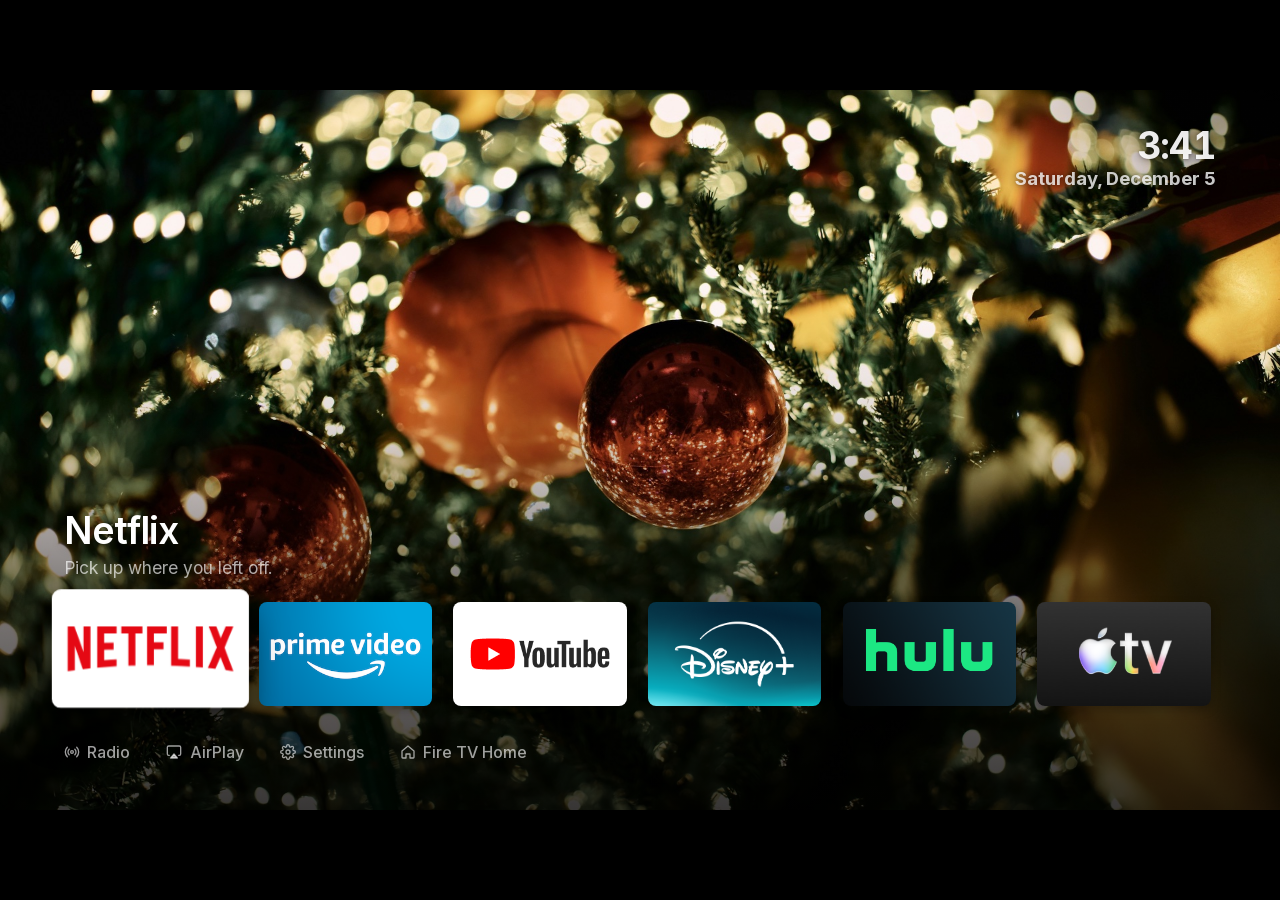
<file: launcher/web-backup-2026-11-21/index.html>
<!doctype html>
<html lang="en">
<head>
<meta charset="utf-8">
<meta name="viewport" content="width=device-width, initial-scale=1">
<title>Home</title>
<link rel="stylesheet" href="app.css">
</head>
<body>
  <div class="stage" id="stage">
    <div class="bg" id="bg"></div>
    <div class="scrim"></div>

    <!-- Birthday etc. (OCCASIONS in app.js). Stays visible in ambient mode. -->
    <div class="occasion" id="occasion"></div>

    <!-- Stays visible in ambient mode -->
    <div class="topbar">
      <div class="now" id="now"><span class="bars"><i></i><i></i><i></i></span><span id="nowText"></span></div>
      <div class="datetime">
        <div class="clock" id="clock"></div>
        <div class="date" id="date"></div>
        <div class="weather" id="weather"><span class="wx-icon" id="wxIcon"></span><span id="wxText"></span></div>
      </div>
    </div>

    <div class="ui" id="ui">
      <section class="info" id="info">
        <h1 class="info-name" id="infoName"></h1>
        <p class="info-line" id="infoLine"></p>
      </section>
      <nav class="tiles" id="tiles"></nav>
      <nav class="stations"><div class="station-track" id="stationTrack"></div></nav>
      <nav class="pills" id="pills"></nav>
    </div>

    <div class="toast" id="toast"></div>
  </div>
  <script src="app.js"></script>
</body>
</html>
</file>
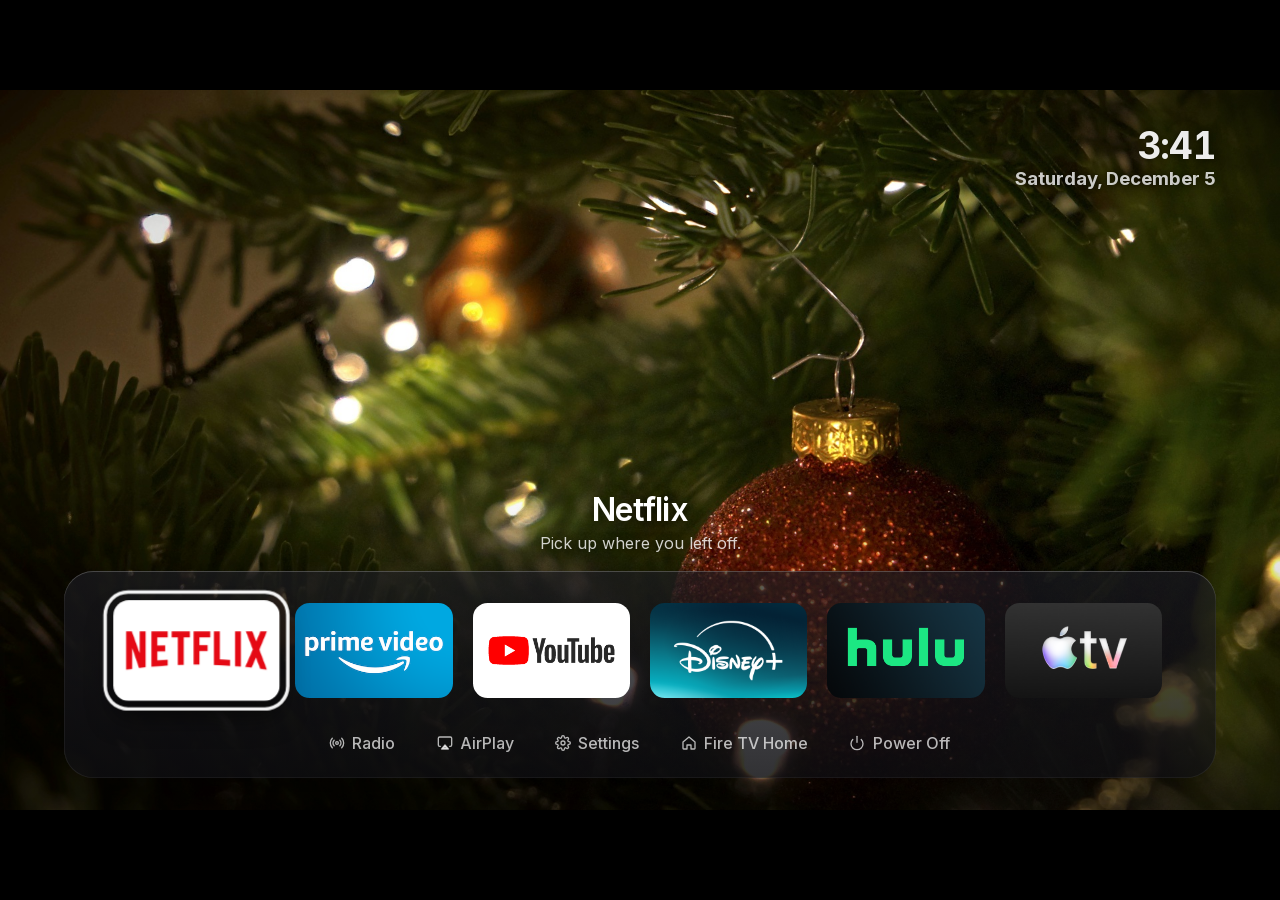
<file: launcher/web/index.html>
<!doctype html>
<html lang="en">
<head>
<meta charset="utf-8">
<meta name="viewport" content="width=device-width, initial-scale=1">
<title>Home</title>
<link rel="stylesheet" href="app.css">
</head>
<body>
  <div class="stage" id="stage">
    <div class="bg" id="bg"></div>
    <div class="scrim"></div>

    <!-- Birthday etc. (OCCASIONS in app.js) -->
    <div class="occasion" id="occasion"></div>

    <div class="topbar">
      <div class="now" id="now"><span class="bars"><i></i><i></i><i></i></span><span id="nowText"></span></div>
      <div class="datetime">
        <div class="clock" id="clock"></div>
        <div class="date" id="date"></div>
        <div class="weather" id="weather"><span class="wx-icon" id="wxIcon"></span><span id="wxText"></span></div>
      </div>
    </div>

    <div class="ui" id="ui">
      <section class="info" id="info">
        <h1 class="info-name" id="infoName"></h1>
        <p class="info-line" id="infoLine"></p>
      </section>
      <nav class="tiles" id="tiles"></nav>
      <nav class="stations"><div class="station-track" id="stationTrack"></div></nav>
      <nav class="pills" id="pills"></nav>
    </div>

    <div class="toast" id="toast"></div>
  </div>
  <script src="app.js"></script>
</body>
</html>
</file>
<file: launcher/web-backup-2026-11-21/app.css>
/* Laid out on a 1920x1080 canvas: 1rem = 10 canvas px, scaled to fit any window.
   Margins: 5% each side (Fire TV overscan-safe), 60 top/bottom (tvOS). */
@font-face {
  font-family: "Inter";
  src: url("fonts/inter-latin.woff2") format("woff2");
  font-weight: 400 700;
  font-display: block;
}

:root {
  --side: 9.6rem;
  --ease-focus: cubic-bezier(.2, .9, .25, 1);   /* quick out, soft settle */
  --ease-calm: cubic-bezier(.45, 0, .2, 1);     /* slow in-out for the whole scene */
  font-size: min(calc(100vw / 192), calc(100vh / 108));
  color-scheme: dark;
}

* { box-sizing: border-box; }

html, body {
  margin: 0;
  height: 100%;
  background: #000;
  overflow: hidden;
  cursor: none;
}

body {
  display: grid;
  place-items: center;
  font-family: "Inter", -apple-system, "SF Pro Display", "Helvetica Neue", Arial, sans-serif;
  color: #fff;
  -webkit-font-smoothing: antialiased;
  user-select: none;
}

.stage {
  position: relative;
  width: 192rem;
  height: 108rem;
  overflow: hidden;
  background: #000;
}

/* ── Photo: one HD background for the month, set from JS (1920x1080 = the TV's UI
   resolution, so 1:1 pixels) ── */
.bg {
  position: absolute;
  inset: 0;
  background: #000 center / cover no-repeat;
}

/* Only as much shade as the text needs: a low fade under the UI, nothing up top. */
.scrim {
  position: absolute;
  inset: 0;
  background:
    linear-gradient(to top, rgba(0,0,0,.78) 0%, rgba(0,0,0,.5) 30%, rgba(0,0,0,.1) 55%, rgba(0,0,0,0) 68%),
    radial-gradient(64rem 30rem at 100% 0%, rgba(0,0,0,.55), rgba(0,0,0,.2) 45%, rgba(0,0,0,0) 72%);   /* clock + date */
  transition: opacity 1600ms var(--ease-calm);
  pointer-events: none;
}
.ambient .scrim { opacity: .35; }

/* ── Occasion message (birthdays): big, top-left, opposite the clock; stays in ambient ── */
.occasion {
  position: absolute;
  left: var(--side);
  top: 6rem;
  max-width: 110rem;           /* long names wrap to a second line, clear of the clock */
  font-size: 8.8rem;
  font-weight: 700;
  line-height: 1.02;
  letter-spacing: -0.03em;
  color: #fff;
  text-shadow: 0 .4rem 3.2rem rgba(0,0,0,.55), 0 0 .8rem rgba(0,0,0,.35);
  opacity: 0;
  transform: translateY(1.2rem);
  transition: opacity 1200ms var(--ease-calm), transform 1400ms var(--ease-focus);
  pointer-events: none;
  isolation: isolate;          /* keeps the glow below behind the text, not behind the photo */
}
/* Soft shade behind the message so it reads over bright photos (Christmas lights, snow). */
.occasion::before {
  content: "";
  position: absolute;
  inset: -10rem -16rem -12rem -14rem;
  z-index: -1;
  background: radial-gradient(closest-side, rgba(0,0,0,.42), rgba(0,0,0,.18) 60%, rgba(0,0,0,0));
}
.occasion.show { opacity: 1; transform: none; }

/* ── Top bar: now playing + clock, the things that stay in ambient ── */
.topbar {
  position: absolute;
  top: 5.4rem;
  right: var(--side);
  display: flex;
  align-items: flex-start;
  gap: 2.4rem;
  text-shadow: 0 .2rem 1.6rem rgba(0,0,0,.55), 0 0 .5rem rgba(0,0,0,.35);   /* readable over bright photos */
}
.datetime {
  display: flex;
  flex-direction: column;
  align-items: flex-end;
}
.clock {
  font-size: 5.6rem;
  font-weight: 700;
  line-height: 1.05;
  letter-spacing: -0.02em;
  font-variant-numeric: tabular-nums;
  color: rgba(255,255,255,.92);
}
.date {
  margin-top: .3rem;
  font-size: 2.8rem;
  font-weight: 700;
  color: rgba(255,255,255,.78);
}
.weather {
  display: flex;
  align-items: center;
  gap: 1rem;
  margin-top: .5rem;
  font-size: 2.6rem;
  font-weight: 700;
  color: rgba(255,255,255,.78);
  opacity: 0;
  transition: opacity 600ms var(--ease-calm);
}
.weather.show { opacity: 1; }
.wx-icon { display: flex; }
.wx-icon svg { width: 3rem; height: 3rem; filter: drop-shadow(0 .2rem .8rem rgba(0,0,0,.45)); }

.now {
  display: flex;
  margin-top: 1.8rem;        /* centre on the time, not the time+date block */
  align-items: center;
  gap: 1.2rem;
  font-size: 2.4rem;
  font-weight: 500;
  color: rgba(255,255,255,.78);
  opacity: 0;
  transform: translateX(1rem);
  transition: opacity 400ms var(--ease-calm), transform 400ms var(--ease-focus);
}
.now.show { opacity: 1; transform: none; }
.now.loading .bars, .now.error .bars { opacity: .4; }

/* Static "playing" glyph: three bars. Deliberately not animated (an endless
   animation would keep this chip re-rendering at 60 fps). */
.bars {
  display: inline-flex;
  align-items: flex-end;
  gap: .3rem;
  height: 2rem;
}
.bars i {
  width: .45rem;
  border-radius: .2rem;
  background: currentColor;
}
.bars i:nth-child(1) { height: 45%; }
.bars i:nth-child(2) { height: 100%; }
.bars i:nth-child(3) { height: 70%; }

/* ── Everything else fades away together when idle ── */
.ui {
  position: absolute;   /* full-stage box, so children keep their stage offsets */
  inset: 0;
  transition: opacity 1200ms var(--ease-calm), transform 1400ms var(--ease-calm);
}
.ambient .ui {
  opacity: 0;
  transform: translateY(2.4rem);
}

/* ── Name + one line ── */
.info {
  position: absolute;
  left: var(--side);
  bottom: 34.6rem;
  transition: opacity 200ms var(--ease-calm), transform 360ms var(--ease-focus);
}
.info.swap { opacity: 0; transform: translateY(.6rem); transition-duration: 120ms; }
.info-name {
  margin: 0;
  font-size: 5.6rem;
  font-weight: 600;
  letter-spacing: -0.022em;
  line-height: 1.05;
  text-shadow: 0 .3rem 2rem rgba(0,0,0,.3);
}
.info-line {
  margin: 1rem 0 0;
  font-size: 2.6rem;
  font-weight: 400;
  color: rgba(255,255,255,.66);
  line-height: 1.3;
}

/* ── App tiles ── */
.tiles {
  position: absolute;
  left: var(--side);
  bottom: 15.6rem;
  display: flex;
  gap: 3.2rem;
  perspective: 120rem;
}
.tile {
  position: relative;
  width: 26rem;
  height: 15.6rem;             /* 5:3, the tvOS app-icon shape */
  border-radius: 1.2rem;
  transform: translateZ(0);
  transition: transform 300ms var(--ease-focus);
  box-shadow: 0 .6rem 1.4rem rgba(0,0,0,.28);
}
/* Deep focus shadow, pre-rendered and only faded in/out (animating box-shadow repaints). */
.tile::after {
  content: "";
  position: absolute;
  inset: 0;
  z-index: -1;
  border-radius: inherit;
  box-shadow: 0 3rem 4.6rem rgba(0,0,0,.55);
  opacity: 0;
  transition: opacity 300ms var(--ease-focus);
}
.tile-art {
  position: absolute;
  inset: 0;
  border-radius: inherit;
  overflow: hidden;
  background: #1a1a1a center / cover no-repeat;
}
/* Light passing across the focused tile. */
.tile-art::after {
  content: "";
  position: absolute;
  inset: -40%;
  background: linear-gradient(115deg, rgba(255,255,255,0) 42%, rgba(255,255,255,.18) 50%, rgba(255,255,255,0) 58%);
  opacity: 0;
  transform: translateX(-30%);
  transition: opacity 400ms;
}
/* Glass rim: bright top edge fading down the sides. */
.tile::before {
  content: "";
  position: absolute;
  inset: 0;
  z-index: 1;
  border-radius: inherit;
  box-shadow: inset 0 .2rem 0 rgba(255,255,255,.5), inset 0 0 0 .15rem rgba(255,255,255,.18);
  opacity: 0;
  transition: opacity 300ms var(--ease-focus);
  pointer-events: none;
}
.tile.focus {
  transform: translateY(-.8rem) scale(1.14);
  z-index: 2;
}
.tile.focus::before,
.tile.focus::after { opacity: 1; }
/* One gentle sway and one pass of light when focus lands, then the tile rests
   (endless animations kept the page rendering at 60 fps while idle). */
.tile.focus .tile-art { animation: sway 1400ms var(--ease-focus) both; }
.tile.focus .tile-art::after { opacity: 1; animation: sheen 1400ms var(--ease-focus) both; }
.tile.press { transform: translateY(-.3rem) scale(1.06); transition-duration: 120ms; }

@keyframes sway {
  0%   { transform: rotateX(2deg) rotateY(-3deg); }
  55%  { transform: rotateX(-.8deg) rotateY(1.2deg); }
  100% { transform: none; }
}
@keyframes sheen {
  0%   { transform: translateX(-30%); opacity: 1; }
  100% { transform: translateX(30%); opacity: 0; }
}

.badge {
  position: absolute;
  z-index: 2;
  right: 1rem;
  bottom: 1rem;
  padding: .3rem 1.1rem;
  border-radius: 99rem;
  background: rgba(255,255,255,.92);
  color: #111;
  font-size: 1.7rem;
  font-weight: 600;
}

/* ── Radio: station cards take the app row's place ── */
.tiles, .stations {
  transition: opacity 320ms var(--ease-calm), transform 420ms var(--ease-focus), visibility 0s;
}
.stations {
  position: absolute;
  left: var(--side);
  right: 0;
  bottom: 15.6rem;
  height: 15.6rem;
  opacity: 0;
  visibility: hidden;
  transform: translateY(1.6rem);
  transition-delay: 0s, 0s, 420ms;
}
.ui.radio .tiles {
  opacity: 0;
  visibility: hidden;
  transform: translateY(1.6rem);
  transition-delay: 0s, 0s, 420ms;
}
.ui.radio .stations {
  opacity: 1;
  visibility: visible;
  transform: none;
  transition-delay: 0s;
}
.station-track {
  display: flex;
  gap: 3rem;
  height: 100%;
  align-items: flex-end;
  perspective: 120rem;
  transition: transform 420ms var(--ease-focus);
}
.station {
  flex: none;
  width: 24rem;
  height: 14.4rem;
}
.station .tile-art {
  display: flex;
  flex-direction: column;
  justify-content: space-between;
  padding: 1.6rem 1.9rem 1.5rem;
  background: rgba(16,16,20,.62);
  box-shadow: inset 0 .1rem 0 rgba(255,255,255,.16), inset 0 0 0 .1rem rgba(255,255,255,.08);
}
.st-band {
  font-size: 1.9rem;
  font-weight: 500;
  color: rgba(255,255,255,.6);
}
.st-name {
  font-size: 3.4rem;
  font-weight: 600;
  letter-spacing: -0.02em;
  line-height: 1.05;
}
.station .bars {
  position: absolute;
  top: 1.7rem;
  right: 1.9rem;
  height: 1.8rem;
  opacity: 0;
  transition: opacity 300ms;
}
.station.playing .bars { opacity: 1; }
.station.loading .bars { opacity: .35; }

/* ── Utility row: plain text at rest; a white pill appears only on focus ── */
.pills {
  position: absolute;
  left: calc(var(--side) - 2.2rem);   /* text lines up with the tiles' left edge */
  bottom: 6rem;
  display: flex;
  gap: .8rem;
}
.pill {
  display: flex;
  align-items: center;
  gap: 1.1rem;
  height: 5.4rem;
  padding: 0 2.4rem 0 2.2rem;
  border-radius: 99rem;
  color: rgba(255,255,255,.62);
  font-size: 2.4rem;
  font-weight: 500;
  transition: transform 260ms var(--ease-focus), background-color 200ms, color 200ms, box-shadow 260ms;
}
.pill-icon { display: flex; }
.pill svg { width: 2.4rem; height: 2.4rem; flex: none; }
.pill.focus {
  background: rgba(255,255,255,.96);
  color: #111;
  transform: scale(1.08);
  box-shadow: 0 1.4rem 2.8rem rgba(0,0,0,.4);
}
.pill.press { transform: scale(1.02); transition-duration: 120ms; }

/* ── Toast (desktop preview only: stands in for launching an app) ── */
.toast {
  position: absolute;
  top: 6rem;
  left: 50%;
  transform: translate(-50%, -2rem);
  padding: 1.3rem 2.8rem;
  border-radius: 99rem;
  background: rgba(30,30,30,.85);
  font-size: 2.2rem;
  opacity: 0;
  transition: opacity 200ms, transform 300ms var(--ease-focus);
}
.toast.show { opacity: 1; transform: translate(-50%, 0); }
</file>
<file: launcher/web/app.css>
/* Laid out on a 1920x1080 canvas: 1rem = 10 canvas px, scaled to fit any window.
   Margins: 5% each side (Fire TV overscan-safe), 60 top/bottom (tvOS). */
@font-face {
  font-family: "Inter";
  src: url("fonts/inter-latin.woff2") format("woff2");
  font-weight: 400 700;
  font-display: block;
}

:root {
  --side: 9.6rem;
  --ease-focus: cubic-bezier(.2, .9, .25, 1);   /* quick out, soft settle */
  --ease-calm: cubic-bezier(.45, 0, .2, 1);     /* slow in-out for the whole scene */
  font-size: min(calc(100vw / 192), calc(100vh / 108));
  color-scheme: dark;
}

* { box-sizing: border-box; }

html, body {
  margin: 0;
  height: 100%;
  background: #000;
  overflow: hidden;
  cursor: none;
}

body {
  display: grid;
  place-items: center;
  font-family: "Inter", -apple-system, "SF Pro Display", "Helvetica Neue", Arial, sans-serif;
  color: #fff;
  -webkit-font-smoothing: antialiased;
  user-select: none;
}

.stage {
  position: relative;
  width: 192rem;
  height: 108rem;
  overflow: hidden;
  background: #000;
}

/* ── Photo: one HD background for the month, set from JS (1920x1080 = the TV's UI
   resolution, so 1:1 pixels) ── */
.bg {
  position: absolute;
  inset: 0;
  background: #000 center / cover no-repeat;
}

/* Only as much shade as the text needs: a light fade behind the shelf, nothing up top. */
.scrim {
  position: absolute;
  inset: 0;
  background:
    linear-gradient(to top, rgba(0,0,0,.45) 0%, rgba(0,0,0,0) 45%),
    radial-gradient(64rem 30rem at 100% 0%, rgba(0,0,0,.5), rgba(0,0,0,.15) 45%, rgba(0,0,0,0) 72%);   /* clock + date */
  pointer-events: none;
}
/* Bright photos (BRIGHT_PHOTOS in app.js): an overall dim plus deeper shade behind the
   clock and the app name, so white text stays readable over snow and sky. */
.bright .scrim {
  background:
    linear-gradient(to top, rgba(0,0,0,.6) 0%, rgba(0,0,0,.35) 45%, rgba(0,0,0,.12) 70%),
    radial-gradient(80rem 38rem at 100% 0%, rgba(0,0,0,.6), rgba(0,0,0,.25) 50%, rgba(0,0,0,0) 78%),
    rgba(0,0,0,.18);
}

/* ── Occasion message (birthdays): big, top-left, opposite the clock ── */
.occasion {
  position: absolute;
  left: var(--side);
  top: 6rem;
  max-width: 110rem;           /* long names wrap to a second line, clear of the clock */
  font-size: 8.8rem;
  font-weight: 700;
  line-height: 1.02;
  letter-spacing: -0.03em;
  color: #fff;
  text-shadow: 0 .4rem 3.2rem rgba(0,0,0,.55), 0 0 .8rem rgba(0,0,0,.35);
  opacity: 0;
  transform: translateY(1.2rem);
  transition: opacity 1200ms var(--ease-calm), transform 1400ms var(--ease-focus);
  pointer-events: none;
  isolation: isolate;          /* keeps the glow below behind the text, not behind the photo */
}
/* Soft shade behind the message so it reads over bright photos (Christmas lights, snow). */
.occasion::before {
  content: "";
  position: absolute;
  inset: -10rem -16rem -12rem -14rem;
  z-index: -1;
  background: radial-gradient(closest-side, rgba(0,0,0,.42), rgba(0,0,0,.18) 60%, rgba(0,0,0,0));
}
.occasion.show { opacity: 1; transform: none; }

/* ── Top bar: now playing + clock ── */
.topbar {
  position: absolute;
  top: 5.4rem;
  right: var(--side);
  display: flex;
  align-items: flex-start;
  gap: 2.4rem;
  text-shadow: 0 .2rem 1.6rem rgba(0,0,0,.55), 0 0 .5rem rgba(0,0,0,.35);   /* readable over bright photos */
}
.datetime {
  display: flex;
  flex-direction: column;
  align-items: flex-end;
}
.clock {
  font-size: 5.6rem;
  font-weight: 700;
  line-height: 1.05;
  letter-spacing: -0.02em;
  font-variant-numeric: tabular-nums;
  color: rgba(255,255,255,.92);
}
.date {
  margin-top: .3rem;
  font-size: 2.8rem;
  font-weight: 700;
  color: rgba(255,255,255,.78);
}
.weather {
  display: flex;
  align-items: center;
  gap: 1rem;
  margin-top: .5rem;
  font-size: 2.6rem;
  font-weight: 700;
  color: rgba(255,255,255,.78);
  opacity: 0;
  transition: opacity 600ms var(--ease-calm);
}
.weather.show { opacity: 1; }
.wx-icon { display: flex; }
.wx-icon svg { width: 3rem; height: 3rem; filter: drop-shadow(0 .2rem .8rem rgba(0,0,0,.45)); }

.now {
  display: flex;
  margin-top: 1.8rem;        /* centre on the time, not the time+date block */
  align-items: center;
  gap: 1.2rem;
  font-size: 2.4rem;
  font-weight: 500;
  color: rgba(255,255,255,.78);
  opacity: 0;
  transform: translateX(1rem);
  transition: opacity 400ms var(--ease-calm), transform 400ms var(--ease-focus);
}
.now.show { opacity: 1; transform: none; }
.now.loading .bars, .now.error .bars { opacity: .4; }

/* Static "playing" glyph: three bars. Deliberately not animated (an endless
   animation would keep this chip re-rendering at 60 fps). */
.bars {
  display: inline-flex;
  align-items: flex-end;
  gap: .3rem;
  height: 2rem;
}
.bars i {
  width: .45rem;
  border-radius: .2rem;
  background: currentColor;
}
.bars i:nth-child(1) { height: 45%; }
.bars i:nth-child(2) { height: 100%; }
.bars i:nth-child(3) { height: 70%; }

/* ── Everything else: always on screen (the user asked for no idle fade, 2026-11-21) ── */
.ui {
  position: absolute;   /* full-stage box, so children keep their stage offsets */
  inset: 0;
}

/* ── The dock: a dark glass shelf holding the tiles and pills.
   No backdrop-filter: a live blur is too heavy for this GPU. ── */
.ui::before {
  content: "";
  position: absolute;
  left: var(--side);
  right: var(--side);
  bottom: 4.8rem;
  height: 31rem;
  border-radius: 4.4rem;
  background: linear-gradient(to bottom, rgba(28,28,34,.66), rgba(14,14,18,.74));
  box-shadow: inset 0 .15rem 0 rgba(255,255,255,.16), inset 0 0 0 .12rem rgba(255,255,255,.07),
              0 3rem 8rem rgba(0,0,0,.35);
}

/* ── Name + one line, centred above the dock ── */
.info {
  position: absolute;
  left: 0;
  right: 0;
  bottom: 38.4rem;
  text-align: center;
  transition: opacity 200ms var(--ease-calm), transform 360ms var(--ease-focus);
}
.info.swap { opacity: 0; transform: translateY(.6rem); transition-duration: 120ms; }
.info-name {
  margin: 0;
  font-size: 4.8rem;
  font-weight: 600;
  letter-spacing: -0.022em;
  line-height: 1.05;
  text-shadow: 0 .3rem 2rem rgba(0,0,0,.55);
}
.info-line {
  margin: 1rem 0 0;
  font-size: 2.4rem;
  font-weight: 400;
  color: rgba(255,255,255,.8);
  line-height: 1.3;
  text-shadow: 0 .2rem 1.2rem rgba(0,0,0,.5);
}

/* ── App tiles ── */
.tiles {
  position: absolute;
  left: 0;
  right: 0;
  bottom: 16.8rem;
  display: flex;
  justify-content: center;
  gap: 3rem;
  perspective: 120rem;
}
.tile {
  position: relative;
  width: 23.6rem;
  height: 14.2rem;             /* 5:3, the tvOS app-icon shape */
  border-radius: 2.2rem;
  transform: translateZ(0);
  transition: transform 300ms var(--ease-focus);
}
/* Deep focus shadow, pre-rendered and only faded in/out (animating box-shadow repaints). */
.tile::after {
  content: "";
  position: absolute;
  inset: 0;
  z-index: -1;
  border-radius: inherit;
  box-shadow: 0 2.4rem 3.6rem rgba(0,0,0,.5);
  opacity: 0;
  transition: opacity 300ms var(--ease-focus);
}
.tile-art {
  position: absolute;
  inset: 0;
  border-radius: inherit;
  overflow: hidden;
  background: #1a1a1a center / cover no-repeat;
}
/* White focus ring, drawn just outside the art. */
.tile::before {
  content: "";
  position: absolute;
  inset: -.9rem;
  z-index: 1;
  border-radius: 3rem;
  box-shadow: 0 0 0 .5rem rgba(255,255,255,.95);
  opacity: 0;
  transition: opacity 300ms var(--ease-focus);
  pointer-events: none;
}
.tile.focus {
  transform: scale(1.06);
  z-index: 2;
}
.tile.focus::before,
.tile.focus::after { opacity: 1; }
/* One gentle sway when focus lands, then the tile rests
   (endless animations kept the page rendering at 60 fps while idle). */
.tile.focus .tile-art { animation: sway 1400ms var(--ease-focus) both; }
.tile.press { transform: scale(1); transition-duration: 120ms; }

@keyframes sway {
  0%   { transform: rotateX(2deg) rotateY(-3deg); }
  55%  { transform: rotateX(-.8deg) rotateY(1.2deg); }
  100% { transform: none; }
}

.badge {
  position: absolute;
  z-index: 2;
  right: 1rem;
  bottom: 1rem;
  padding: .3rem 1.1rem;
  border-radius: 99rem;
  background: rgba(255,255,255,.92);
  color: #111;
  font-size: 1.7rem;
  font-weight: 600;
}

/* ── Radio: station cards take the app row's place ── */
.tiles, .stations {
  transition: opacity 320ms var(--ease-calm), transform 420ms var(--ease-focus), visibility 0s;
}
/* Clipped to the dock's inner width (164.8rem, matched in scrollStations). The padding leaves
   room for the focused card's ring, so the window starts 4rem in from the dock's edges. */
.stations {
  position: absolute;
  left: calc(var(--side) + 1.6rem);
  right: calc(var(--side) + 1.6rem);
  bottom: 14.4rem;
  height: 19rem;
  padding: 2.4rem;
  overflow: hidden;
  opacity: 0;
  visibility: hidden;
  transform: translateY(1.6rem);
  transition-delay: 0s, 0s, 420ms;
}
.ui.radio .tiles {
  opacity: 0;
  visibility: hidden;
  transform: translateY(1.6rem);
  transition-delay: 0s, 0s, 420ms;
}
.ui.radio .stations {
  opacity: 1;
  visibility: visible;
  transform: none;
  transition-delay: 0s;
}
.station-track {
  display: flex;
  gap: 3rem;
  height: 100%;
  align-items: flex-end;
  perspective: 120rem;
  transition: transform 420ms var(--ease-focus);
}
.station {
  flex: none;
  width: 24rem;
  height: 14.2rem;
}
.station .tile-art {
  display: flex;
  flex-direction: column;
  justify-content: space-between;
  padding: 1.6rem 1.9rem 1.5rem;
  background: rgba(255,255,255,.08);
  box-shadow: inset 0 .1rem 0 rgba(255,255,255,.16), inset 0 0 0 .1rem rgba(255,255,255,.08);
}
.st-band {
  font-size: 1.9rem;
  font-weight: 500;
  color: rgba(255,255,255,.6);
}
.st-name {
  font-size: 3.4rem;
  font-weight: 600;
  letter-spacing: -0.02em;
  line-height: 1.05;
}
.station .bars {
  position: absolute;
  top: 1.7rem;
  right: 1.9rem;
  height: 1.8rem;
  opacity: 0;
  transition: opacity 300ms;
}
.station.playing .bars { opacity: 1; }
.station.loading .bars { opacity: .35; }

/* ── Utility row: plain text at rest, centred in the dock; a white pill appears only on focus ── */
.pills {
  position: absolute;
  left: 0;
  right: 0;
  bottom: 7.4rem;
  display: flex;
  justify-content: center;
  gap: 1.6rem;
}
.pill {
  display: flex;
  align-items: center;
  gap: 1.1rem;
  height: 5.4rem;
  padding: 0 2.4rem 0 2.2rem;
  border-radius: 99rem;
  color: rgba(255,255,255,.7);
  font-size: 2.4rem;
  font-weight: 500;
  transition: transform 260ms var(--ease-focus), background-color 200ms, color 200ms, box-shadow 260ms;
}
.pill-icon { display: flex; }
.pill svg { width: 2.4rem; height: 2.4rem; flex: none; }
.pill.focus {
  background: rgba(255,255,255,.96);
  color: #111;
  transform: scale(1.08);
  box-shadow: 0 1.4rem 2.8rem rgba(0,0,0,.4);
}
.pill.press { transform: scale(1.02); transition-duration: 120ms; }

/* ── Toast (desktop preview only: stands in for launching an app) ── */
.toast {
  position: absolute;
  top: 6rem;
  left: 50%;
  transform: translate(-50%, -2rem);
  padding: 1.3rem 2.8rem;
  border-radius: 99rem;
  background: rgba(30,30,30,.85);
  font-size: 2.2rem;
  opacity: 0;
  transition: opacity 200ms, transform 300ms var(--ease-focus);
}
.toast.show { opacity: 1; transform: translate(-50%, 0); }
</file>
